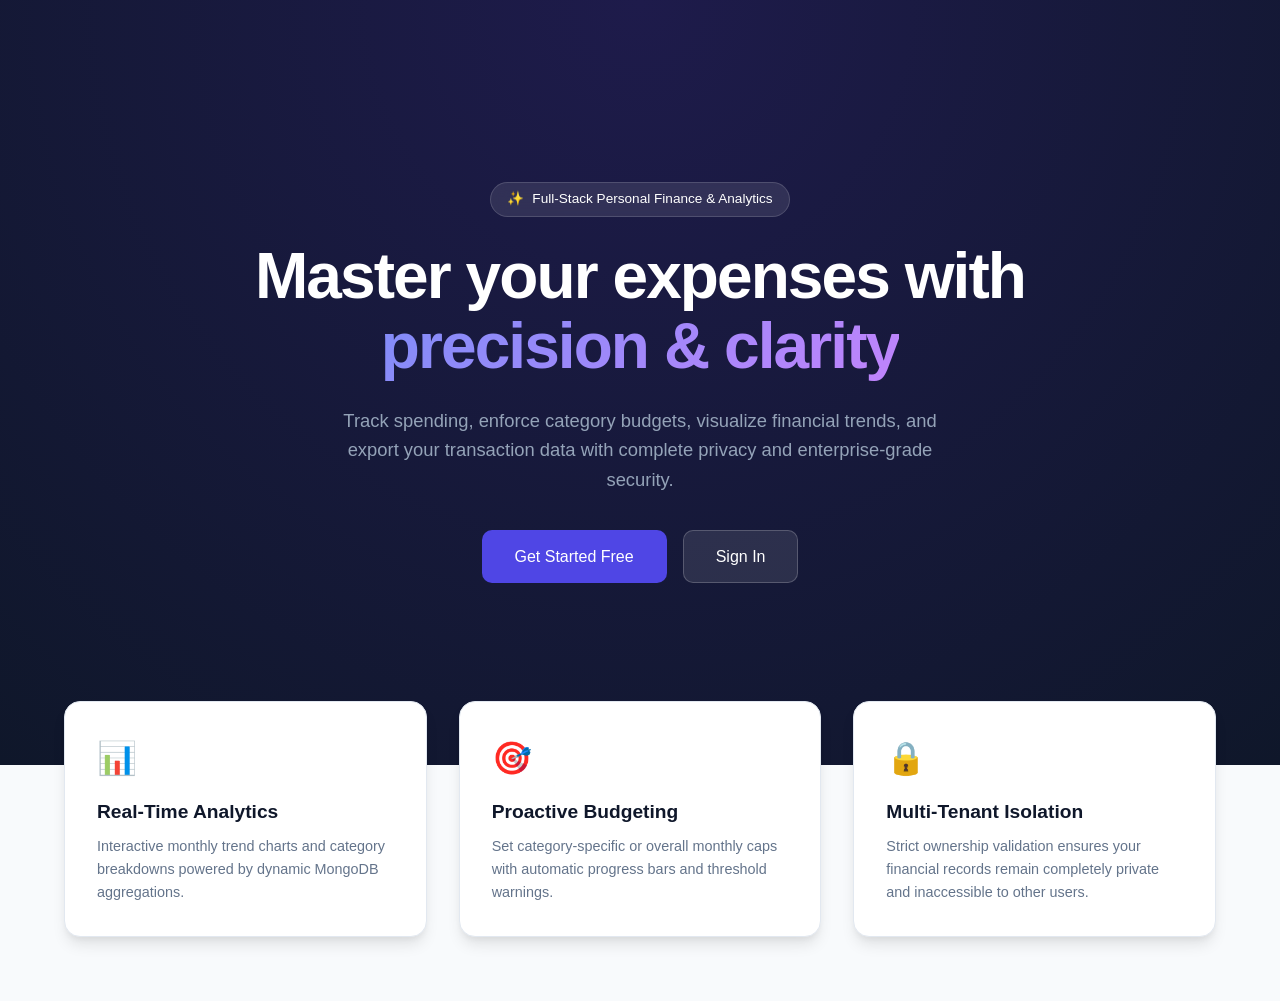
<file: frontend/index.html>
<!DOCTYPE html>
<html lang="en">
<head>
  <meta charset="UTF-8">
  <meta name="viewport" content="width=device-width, initial-scale=1.0">
  <title>Expense Tracker - Smart Personal Finance</title>
  <link rel="stylesheet" href="css/style.css">
  <style>
    .hero-section {
      min-height: 85vh;
      display: flex;
      flex-direction: column;
      align-items: center;
      justify-content: center;
      text-align: center;
      padding: 2rem;
      background: radial-gradient(circle at top, #1e1b4b 0%, #0f172a 100%);
      color: #fff;
    }
    .hero-badge {
      display: inline-flex;
      align-items: center;
      gap: 0.5rem;
      background: rgba(255, 255, 255, 0.1);
      backdrop-filter: blur(8px);
      padding: 0.4rem 1rem;
      border-radius: var(--radius-full);
      font-size: 0.85rem;
      margin-bottom: 1.5rem;
      border: 1px solid rgba(255, 255, 255, 0.15);
    }
    .hero-title {
      font-size: clamp(2.5rem, 5vw, 4rem);
      font-weight: 800;
      letter-spacing: -0.03em;
      line-height: 1.1;
      max-width: 800px;
      margin-bottom: 1.5rem;
    }
    .hero-title span {
      background: linear-gradient(135deg, #818cf8, #c084fc);
      -webkit-background-clip: text;
      -webkit-text-fill-color: transparent;
    }
    .hero-desc {
      font-size: 1.15rem;
      color: #94a3b8;
      max-width: 600px;
      margin-bottom: 2.25rem;
      line-height: 1.6;
    }
    .hero-cta {
      display: flex;
      gap: 1rem;
      flex-wrap: wrap;
      justify-content: center;
    }
    .features-grid {
      display: grid;
      grid-template-columns: repeat(auto-fit, minmax(280px, 1fr));
      gap: 2rem;
      max-width: 1200px;
      margin: -4rem auto 4rem;
      padding: 0 1.5rem;
      position: relative;
      z-index: 10;
    }
    .feature-card {
      background: #ffffff;
      padding: 2rem;
      border-radius: var(--radius-lg);
      box-shadow: var(--shadow-lg);
      border: 1px solid var(--border-color);
      transition: var(--transition);
    }
    .feature-card:hover {
      transform: translateY(-4px);
      box-shadow: var(--shadow-xl);
    }
    .feature-icon {
      font-size: 2rem;
      margin-bottom: 1rem;
    }
    .feature-title {
      font-size: 1.2rem;
      font-weight: 700;
      margin-bottom: 0.5rem;
      color: var(--text-main);
    }
    .feature-text {
      color: var(--text-muted);
      font-size: 0.9rem;
      line-height: 1.6;
    }
  </style>
</head>
<body>
  <!-- Hero Section -->
  <section class="hero-section">
    <div class="hero-badge">
      <span>✨</span> Full-Stack Personal Finance & Analytics
    </div>
    <h1 class="hero-title">
      Master your expenses with <span>precision & clarity</span>
    </h1>
    <p class="hero-desc">
      Track spending, enforce category budgets, visualize financial trends, and export your transaction data with complete privacy and enterprise-grade security.
    </p>
    <div class="hero-cta" id="ctaContainer">
      <a href="register.html" class="btn btn-primary" style="padding: 0.85rem 2rem; font-size: 1rem;">
        Get Started Free
      </a>
      <a href="login.html" class="btn btn-secondary" style="padding: 0.85rem 2rem; font-size: 1rem; background: rgba(255,255,255,0.1); color: #fff; border-color: rgba(255,255,255,0.2);">
        Sign In
      </a>
    </div>
  </section>

  <!-- Feature Cards -->
  <section class="features-grid">
    <div class="feature-card">
      <div class="feature-icon">📊</div>
      <h3 class="feature-title">Real-Time Analytics</h3>
      <p class="feature-text">Interactive monthly trend charts and category breakdowns powered by dynamic MongoDB aggregations.</p>
    </div>

    <div class="feature-card">
      <div class="feature-icon">🎯</div>
      <h3 class="feature-title">Proactive Budgeting</h3>
      <p class="feature-text">Set category-specific or overall monthly caps with automatic progress bars and threshold warnings.</p>
    </div>

    <div class="feature-card">
      <div class="feature-icon">🔒</div>
      <h3 class="feature-title">Multi-Tenant Isolation</h3>
      <p class="feature-text">Strict ownership validation ensures your financial records remain completely private and inaccessible to other users.</p>
    </div>
  </section>

  <script src="js/api.js"></script>
  <script src="js/auth.js"></script>
  <script>
    // If already logged in, show direct link to dashboard
    if (auth.isAuthenticated()) {
      const cta = document.getElementById('ctaContainer');
      if (cta) {
        cta.innerHTML = `
          <a href="dashboard.html" class="btn btn-primary" style="padding: 0.85rem 2.25rem; font-size: 1rem;">
            Go to Dashboard &rarr;
          </a>
        `;
      }
    }
  </script>
</body>
</html>
</file>
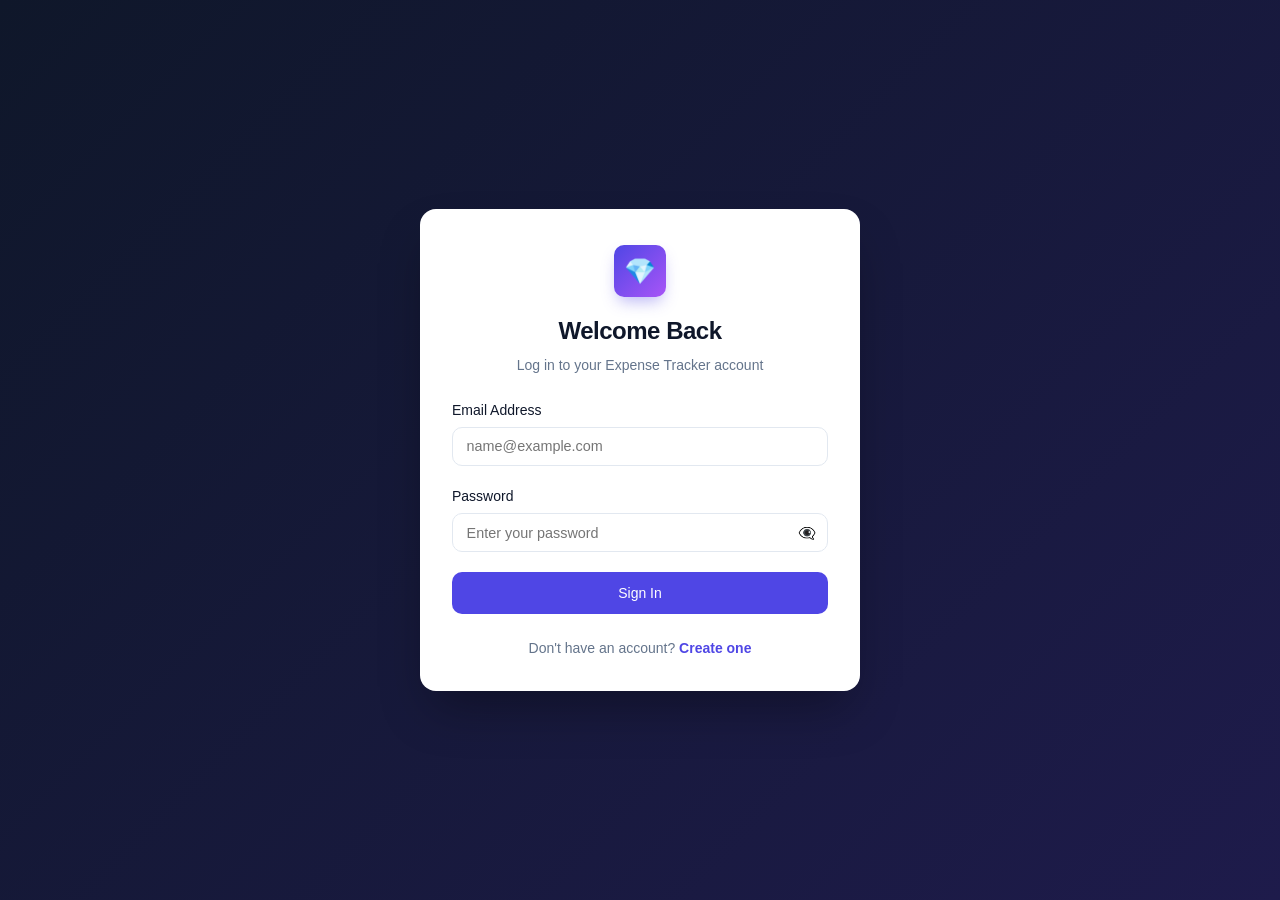
<file: frontend/budgets.html>
<!DOCTYPE html>
<html lang="en">
<head>
  <meta charset="UTF-8">
  <meta name="viewport" content="width=device-width, initial-scale=1.0">
  <title>Budgets - Expense Tracker</title>
  <link rel="stylesheet" href="css/style.css">
  <link rel="stylesheet" href="css/dashboard.css">
</head>
<body>
  <div class="app-container">
    <!-- Sidebar Navigation -->
    <aside class="sidebar">
      <div class="sidebar-header">
        <div class="logo-icon">💰</div>
        <div class="logo-text">ExpenseTracker</div>
      </div>

      <nav class="sidebar-nav">
        <a href="dashboard.html" class="nav-link">
          <span class="nav-icon">📊</span>
          <span>Dashboard</span>
        </a>
        <a href="expenses.html" class="nav-link">
          <span class="nav-icon">💳</span>
          <span>Expenses</span>
        </a>
        <a href="budgets.html" class="nav-link active">
          <span class="nav-icon">🎯</span>
          <span>Budgets</span>
        </a>
        <a href="profile.html" class="nav-link">
          <span class="nav-icon">👤</span>
          <span>Profile</span>
        </a>
      </nav>

      <div class="sidebar-footer">
        <div class="user-snippet">
          <div class="avatar-circle">U</div>
          <div class="user-info-text">
            <div class="user-info-name">Loading...</div>
            <div class="user-info-email">...</div>
          </div>
        </div>
        <button class="btn-logout-icon btn-logout-action" title="Sign Out">🚪</button>
      </div>
    </aside>

    <!-- Main Workspace -->
    <div class="main-wrapper">
      <header class="top-bar">
        <div style="display: flex; align-items: center; gap: 1rem;">
          <button class="mobile-menu-btn" title="Toggle Sidebar">☰</button>
          <div class="page-title">
            <h1>Budget Goals</h1>
            <p>Set spending targets, track progress, and avoid overspending</p>
          </div>
        </div>

        <div class="top-actions">
          <button class="btn btn-primary" onclick="openAddBudgetModal()">
            <span>+</span> Create Budget
          </button>
        </div>
      </header>

      <main class="content-body">
        <!-- Period Selector Toolbar -->
        <section class="card" style="margin-bottom: 2rem; padding: 1.25rem 1.5rem;">
          <div style="display: flex; align-items: center; justify-content: space-between; flex-wrap: wrap; gap: 1rem;">
            <div style="font-weight: 600; font-size: 1.05rem;">
              <span>Viewing Budgets For:</span>
            </div>
            <div style="display: flex; gap: 1rem; align-items: center;">
              <select id="selectPeriodMonth" class="form-select" style="width: 140px;">
                <option value="1">January</option>
                <option value="2">February</option>
                <option value="3">March</option>
                <option value="4">April</option>
                <option value="5">May</option>
                <option value="6">June</option>
                <option value="7">July</option>
                <option value="8">August</option>
                <option value="9">September</option>
                <option value="10">October</option>
                <option value="11">November</option>
                <option value="12">December</option>
              </select>

              <select id="selectPeriodYear" class="form-select" style="width: 110px;">
                <option value="2025">2025</option>
                <option value="2026">2026</option>
                <option value="2027">2027</option>
              </select>
            </div>
          </div>
        </section>

        <!-- Budgets Cards Grid -->
        <section id="budgetsCardsContainer" class="budgets-cards-grid">
          <!-- Dynamically Populated -->
        </section>
      </main>
    </div>
  </div>

  <!-- Create / Edit Budget Modal -->
  <div id="budgetModalBackdrop" class="modal-backdrop">
    <div class="modal-content">
      <div class="modal-header">
        <h3 id="budgetModalTitle" class="modal-title">Create Budget</h3>
        <button class="modal-close" onclick="closeBudgetModal()">&times;</button>
      </div>

      <form id="budgetForm">
        <div class="modal-body">
          <div class="form-group">
            <label class="form-label" for="budgetCategory">Target Category *</label>
            <select id="budgetCategory" class="form-select" required>
              <option value="All">Overall Monthly Budget (All Categories)</option>
              <option value="Food">Food</option>
              <option value="Transportation">Transportation</option>
              <option value="Housing">Housing</option>
              <option value="Utilities">Utilities</option>
              <option value="Entertainment">Entertainment</option>
              <option value="Healthcare">Healthcare</option>
              <option value="Shopping">Shopping</option>
              <option value="Personal">Personal</option>
              <option value="Other">Other</option>
            </select>
            <div style="font-size: 0.775rem; color: var(--text-light); margin-top: 0.35rem;">
              Choose 'Overall Monthly Budget' to cap total spending or select a specific category.
            </div>
          </div>

          <div class="form-row">
            <div class="form-group">
              <label class="form-label" for="budgetMonth">Month *</label>
              <select id="budgetMonth" class="form-select" required>
                <option value="1">1 - January</option>
                <option value="2">2 - February</option>
                <option value="3">3 - March</option>
                <option value="4">4 - April</option>
                <option value="5">5 - May</option>
                <option value="6">6 - June</option>
                <option value="7">7 - July</option>
                <option value="8">8 - August</option>
                <option value="9">9 - September</option>
                <option value="10">10 - October</option>
                <option value="11">11 - November</option>
                <option value="12">12 - December</option>
              </select>
            </div>

            <div class="form-group">
              <label class="form-label" for="budgetYear">Year *</label>
              <input
                type="number"
                id="budgetYear"
                class="form-input"
                min="2000"
                max="2100"
                required
              >
            </div>
          </div>

          <div class="form-group">
            <label class="form-label" for="budgetAmount">Monthly Limit (₹) *</label>
            <input
              type="number"
              id="budgetAmount"
              class="form-input"
              step="1"
              min="1"
              placeholder="e.g. 15000"
              required
            >
          </div>
        </div>

        <div class="modal-footer">
          <button type="button" class="btn btn-secondary" onclick="closeBudgetModal()">Cancel</button>
          <button type="submit" id="btnSaveBudget" class="btn btn-primary">Save Budget</button>
        </div>
      </form>
    </div>
  </div>

  <!-- Delete Budget Confirmation Modal -->
  <div id="deleteBudgetModalBackdrop" class="modal-backdrop">
    <div class="modal-content" style="max-width: 420px;">
      <div class="modal-header">
        <h3 class="modal-title" style="color: var(--danger);">Delete Budget</h3>
        <button class="modal-close" onclick="closeDeleteBudgetModal()">&times;</button>
      </div>
      <div class="modal-body">
        <p style="color: var(--text-muted); font-size: 0.95rem;">
          Are you sure you want to delete this budget goal? Your recorded expenses will not be affected.
        </p>
      </div>
      <div class="modal-footer">
        <button type="button" class="btn btn-secondary" onclick="closeDeleteBudgetModal()">Cancel</button>
        <button type="button" id="btnConfirmDeleteBudget" class="btn btn-danger">Delete</button>
      </div>
    </div>
  </div>

  <!-- App Scripts -->
  <script src="js/api.js"></script>
  <script src="js/auth.js"></script>
  <script src="js/budgets.js"></script>
</body>
</html>
</file>
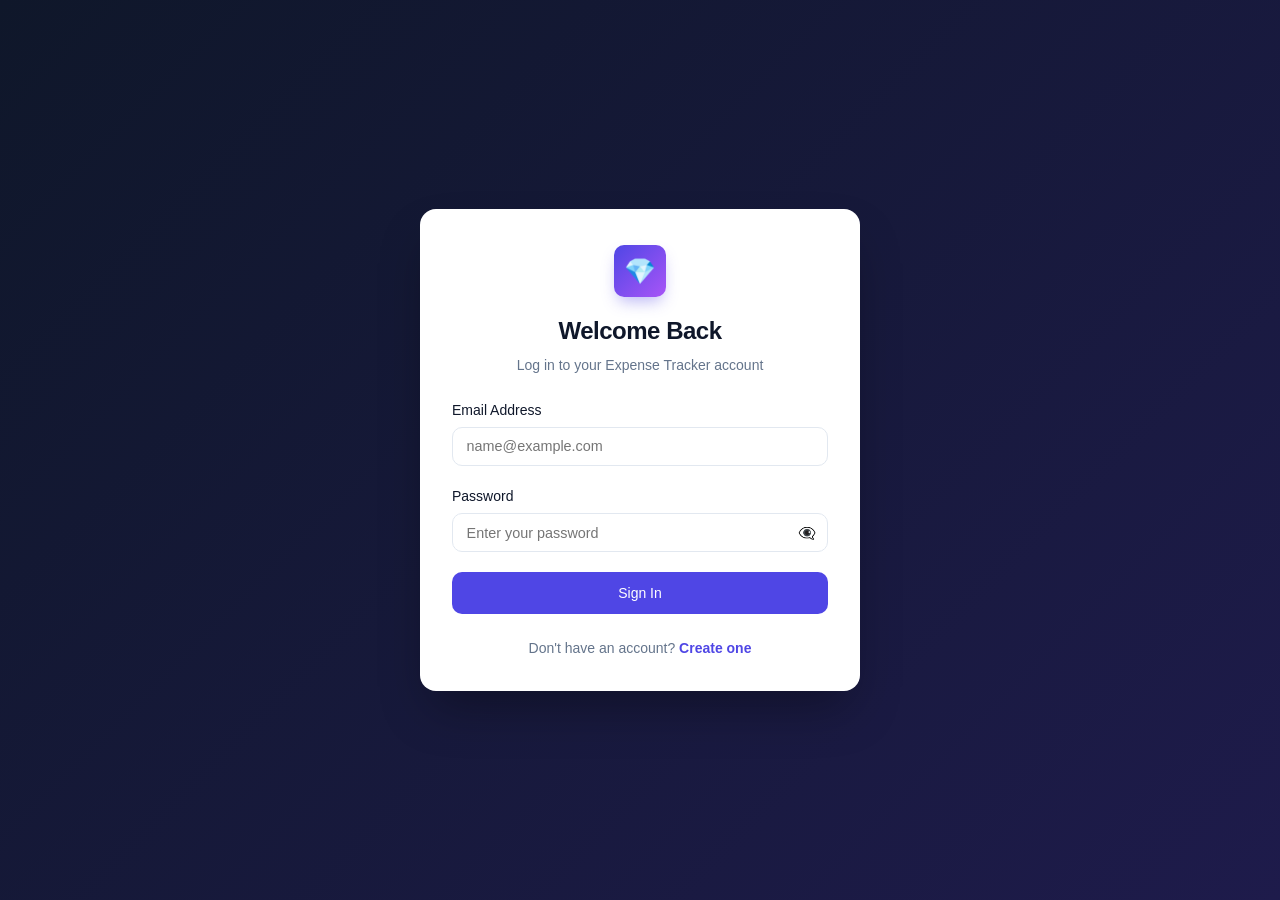
<file: frontend/expenses.html>
<!DOCTYPE html>
<html lang="en">
<head>
  <meta charset="UTF-8">
  <meta name="viewport" content="width=device-width, initial-scale=1.0">
  <title>Expenses - Expense Tracker</title>
  <link rel="stylesheet" href="css/style.css">
  <link rel="stylesheet" href="css/dashboard.css">
</head>
<body>
  <div class="app-container">
    <!-- Sidebar Navigation -->
    <aside class="sidebar">
      <div class="sidebar-header">
        <div class="logo-icon">💰</div>
        <div class="logo-text">ExpenseTracker</div>
      </div>

      <nav class="sidebar-nav">
        <a href="dashboard.html" class="nav-link">
          <span class="nav-icon">📊</span>
          <span>Dashboard</span>
        </a>
        <a href="expenses.html" class="nav-link active">
          <span class="nav-icon">💳</span>
          <span>Expenses</span>
        </a>
        <a href="budgets.html" class="nav-link">
          <span class="nav-icon">🎯</span>
          <span>Budgets</span>
        </a>
        <a href="profile.html" class="nav-link">
          <span class="nav-icon">👤</span>
          <span>Profile</span>
        </a>
      </nav>

      <div class="sidebar-footer">
        <div class="user-snippet">
          <div class="avatar-circle">U</div>
          <div class="user-info-text">
            <div class="user-info-name">Loading...</div>
            <div class="user-info-email">...</div>
          </div>
        </div>
        <button class="btn-logout-icon btn-logout-action" title="Sign Out">🚪</button>
      </div>
    </aside>

    <!-- Main Workspace -->
    <div class="main-wrapper">
      <header class="top-bar">
        <div style="display: flex; align-items: center; gap: 1rem;">
          <button class="mobile-menu-btn" title="Toggle Sidebar">☰</button>
          <div class="page-title">
            <h1>Expense Management</h1>
            <p>Filter, categorize, track, and export your personal transactions</p>
          </div>
        </div>

        <div class="top-actions">
          <button id="btnExportCsv" class="btn btn-secondary">
            <span>📥</span> Export CSV
          </button>
          <button class="btn btn-primary" onclick="openAddModal()">
            <span>+</span> Add Expense
          </button>
        </div>
      </header>

      <main class="content-body">
        <!-- Filter & Search Bar -->
        <section class="filter-bar">
          <div class="filter-grid">
            <div class="form-group" style="margin-bottom: 0;">
              <label class="form-label" for="filterSearch">Search</label>
              <input
                type="text"
                id="filterSearch"
                class="form-input"
                placeholder="Search description or notes..."
              >
            </div>

            <div class="form-group" style="margin-bottom: 0;">
              <label class="form-label" for="filterCategory">Category</label>
              <select id="filterCategory" class="form-select">
                <option value="">All Categories</option>
                <option value="Food">Food</option>
                <option value="Transportation">Transportation</option>
                <option value="Housing">Housing</option>
                <option value="Utilities">Utilities</option>
                <option value="Entertainment">Entertainment</option>
                <option value="Healthcare">Healthcare</option>
                <option value="Shopping">Shopping</option>
                <option value="Personal">Personal</option>
                <option value="Other">Other</option>
              </select>
            </div>

            <div class="form-group" style="margin-bottom: 0;">
              <label class="form-label" for="filterPaymentMethod">Payment</label>
              <select id="filterPaymentMethod" class="form-select">
                <option value="">All Methods</option>
                <option value="Cash">Cash</option>
                <option value="Credit Card">Credit Card</option>
                <option value="Debit Card">Debit Card</option>
                <option value="UPI">UPI</option>
                <option value="Net Banking">Net Banking</option>
                <option value="Other">Other</option>
              </select>
            </div>

            <div class="form-group" style="margin-bottom: 0;">
              <label class="form-label" for="filterStartDate">From</label>
              <input type="date" id="filterStartDate" class="form-input">
            </div>

            <div class="form-group" style="margin-bottom: 0;">
              <label class="form-label" for="filterEndDate">To</label>
              <input type="date" id="filterEndDate" class="form-input">
            </div>

            <div class="form-group" style="margin-bottom: 0;">
              <label class="form-label" for="filterSort">Sort By</label>
              <select id="filterSort" class="form-select">
                <option value="newest">Newest First</option>
                <option value="oldest">Oldest First</option>
                <option value="highest">Highest Amount</option>
                <option value="lowest">Lowest Amount</option>
              </select>
            </div>

            <div style="display: flex; gap: 0.5rem;">
              <button type="button" id="btnResetFilters" class="btn btn-secondary" title="Reset Filters">
                Reset
              </button>
            </div>
          </div>
        </section>

        <!-- Expenses Data Table -->
        <section class="card">
          <div class="table-responsive">
            <table class="data-table">
              <thead>
                <tr>
                  <th style="width: 120px;">Date</th>
                  <th style="width: 140px;">Category</th>
                  <th>Description</th>
                  <th style="width: 140px;">Payment</th>
                  <th style="width: 140px; text-align: right;">Amount</th>
                  <th style="width: 110px; text-align: right;">Actions</th>
                </tr>
              </thead>
              <tbody id="expensesTableBody">
                <!-- Dynamically Populated -->
              </tbody>
            </table>
          </div>

          <!-- Pagination Container -->
          <div class="pagination-container">
            <div id="paginationInfo" class="pagination-info">Showing entries...</div>
            <div class="pagination-buttons">
              <button id="btnPrevPage" class="btn btn-sm btn-secondary" disabled>&larr; Previous</button>
              <button id="btnNextPage" class="btn btn-sm btn-secondary" disabled>Next &rarr;</button>
            </div>
          </div>
        </section>
      </main>
    </div>
  </div>

  <!-- Add / Edit Expense Modal -->
  <div id="expenseModalBackdrop" class="modal-backdrop">
    <div class="modal-content">
      <div class="modal-header">
        <h3 id="expenseModalTitle" class="modal-title">Add Expense</h3>
        <button class="modal-close" onclick="closeExpenseModal()">&times;</button>
      </div>

      <form id="expenseForm">
        <div class="modal-body">
          <div class="form-row">
            <div class="form-group">
              <label class="form-label" for="expenseAmount">Amount (₹) *</label>
              <input
                type="number"
                id="expenseAmount"
                class="form-input"
                step="0.01"
                min="0.01"
                placeholder="0.00"
                required
              >
            </div>

            <div class="form-group">
              <label class="form-label" for="expenseCategory">Category *</label>
              <select id="expenseCategory" class="form-select" required>
                <option value="" disabled selected>Select category</option>
                <option value="Food">Food</option>
                <option value="Transportation">Transportation</option>
                <option value="Housing">Housing</option>
                <option value="Utilities">Utilities</option>
                <option value="Entertainment">Entertainment</option>
                <option value="Healthcare">Healthcare</option>
                <option value="Shopping">Shopping</option>
                <option value="Personal">Personal</option>
                <option value="Other">Other</option>
              </select>
            </div>
          </div>

          <div class="form-group">
            <label class="form-label" for="expenseDescription">Description *</label>
            <input
              type="text"
              id="expenseDescription"
              class="form-input"
              placeholder="e.g. Weekly grocery shopping"
              required
              maxlength="200"
            >
          </div>

          <div class="form-row">
            <div class="form-group">
              <label class="form-label" for="expensePaymentMethod">Payment Method *</label>
              <select id="expensePaymentMethod" class="form-select" required>
                <option value="Cash">Cash</option>
                <option value="Credit Card">Credit Card</option>
                <option value="Debit Card">Debit Card</option>
                <option value="UPI">UPI</option>
                <option value="Net Banking">Net Banking</option>
                <option value="Other">Other</option>
              </select>
            </div>

            <div class="form-group">
              <label class="form-label" for="expenseDate">Date *</label>
              <input type="date" id="expenseDate" class="form-input" required>
            </div>
          </div>

          <div class="form-group">
            <label class="form-label" for="expenseNotes">Notes (Optional)</label>
            <textarea
              id="expenseNotes"
              class="form-textarea"
              placeholder="Additional details, receipts, or comments..."
              maxlength="500"
            ></textarea>
          </div>
        </div>

        <div class="modal-footer">
          <button type="button" class="btn btn-secondary" onclick="closeExpenseModal()">Cancel</button>
          <button type="submit" id="btnSaveExpense" class="btn btn-primary">Save Expense</button>
        </div>
      </form>
    </div>
  </div>

  <!-- Delete Confirmation Modal -->
  <div id="deleteModalBackdrop" class="modal-backdrop">
    <div class="modal-content" style="max-width: 420px;">
      <div class="modal-header">
        <h3 class="modal-title" style="color: var(--danger);">Confirm Deletion</h3>
        <button class="modal-close" onclick="closeDeleteModal()">&times;</button>
      </div>
      <div class="modal-body">
        <p style="color: var(--text-muted); font-size: 0.95rem;">
          Are you sure you want to permanently delete this expense? This action cannot be undone.
        </p>
      </div>
      <div class="modal-footer">
        <button type="button" class="btn btn-secondary" onclick="closeDeleteModal()">Cancel</button>
        <button type="button" id="btnConfirmDelete" class="btn btn-danger">Delete</button>
      </div>
    </div>
  </div>

  <!-- App Scripts -->
  <script src="js/api.js"></script>
  <script src="js/auth.js"></script>
  <script src="js/expenses.js"></script>
</body>
</html>
</file>
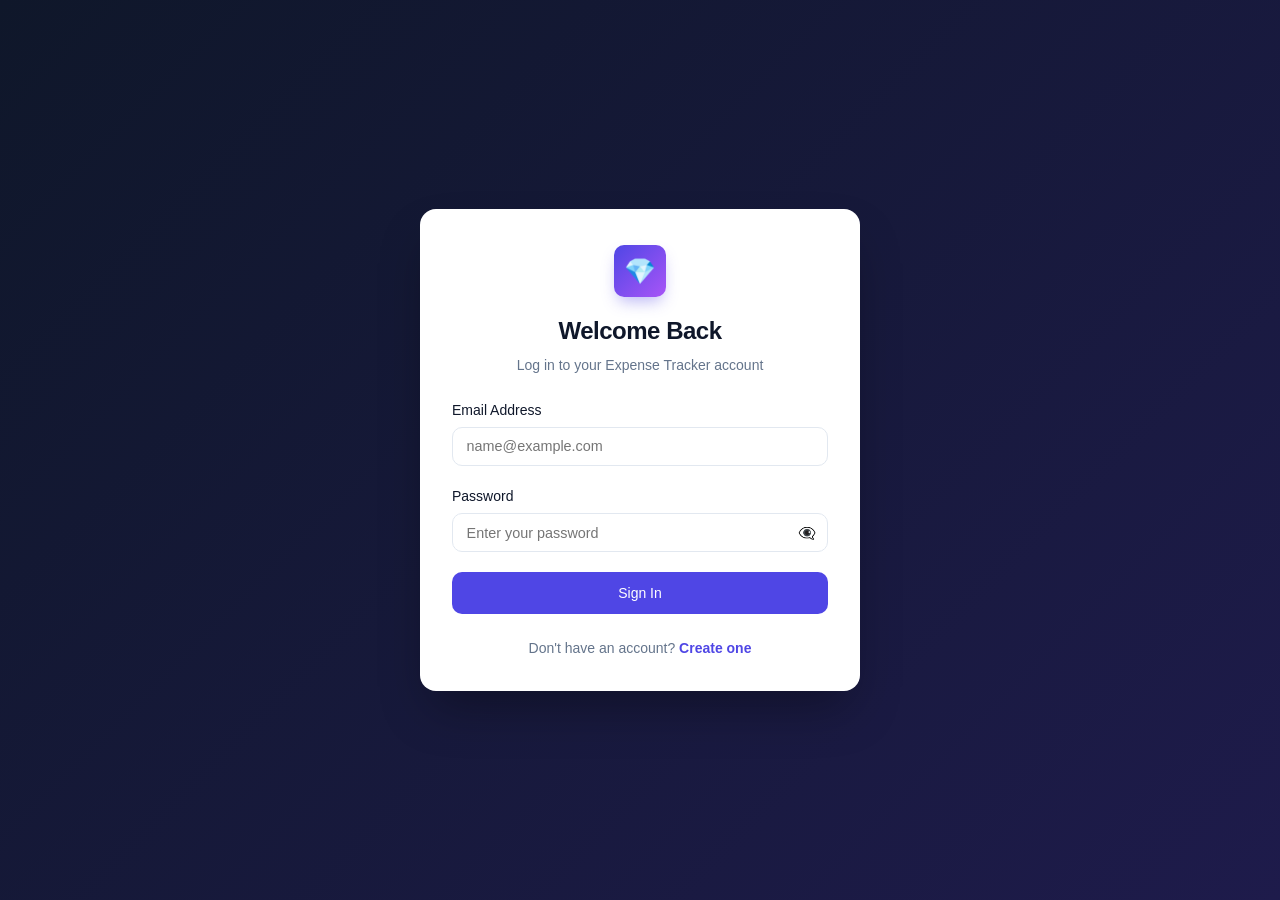
<file: frontend/login.html>
<!DOCTYPE html>
<html lang="en">
<head>
  <meta charset="UTF-8">
  <meta name="viewport" content="width=device-width, initial-scale=1.0">
  <title>Sign In - Expense Tracker</title>
  <link rel="stylesheet" href="css/style.css">
  <link rel="stylesheet" href="css/auth.css">
</head>
<body>
  <div class="auth-wrapper">
    <div class="auth-card">
      <div class="auth-header">
        <div class="auth-logo">💎</div>
        <h2 class="auth-title">Welcome Back</h2>
        <p class="auth-subtitle">Log in to your Expense Tracker account</p>
      </div>

      <div class="auth-body">
        <div id="loginAlert" class="alert-banner alert-danger"></div>

        <form id="loginForm">
          <div class="form-group">
            <label class="form-label" for="loginEmail">Email Address</label>
            <input
              type="email"
              id="loginEmail"
              class="form-input"
              placeholder="name@example.com"
              required
              autocomplete="email"
            >
          </div>

          <div class="form-group">
            <label class="form-label" for="loginPassword">Password</label>
            <div class="password-input-wrap">
              <input
                type="password"
                id="loginPassword"
                class="form-input"
                placeholder="Enter your password"
                required
                autocomplete="current-password"
              >
              <button type="button" class="toggle-password" title="Toggle password visibility">👁️‍🗨️</button>
            </div>
          </div>

          <button type="submit" id="btnLogin" class="btn btn-primary" style="width: 100%; padding: 0.75rem;">
            Sign In
          </button>
        </form>

        <p class="auth-footer-text">
          Don't have an account? <a href="register.html">Create one</a>
        </p>
      </div>
    </div>
  </div>

  <script src="js/api.js"></script>
  <script src="js/auth.js"></script>
  <script>
    document.addEventListener('DOMContentLoaded', () => {
      // Redirect if already authenticated
      auth.redirectIfAuthenticated();

      const urlParams = new URLSearchParams(window.location.search);
      const alertBox = document.getElementById('loginAlert');

      if (urlParams.get('registered') === 'true') {
        alertBox.className = 'alert-banner alert-success active';
        alertBox.textContent = 'Account created successfully! Please log in.';
      } else if (urlParams.get('expired') === 'true') {
        alertBox.className = 'alert-banner alert-danger active';
        alertBox.textContent = 'Session expired. Please log in again to continue.';
      } else if (urlParams.get('logout') === 'true') {
        alertBox.className = 'alert-banner alert-success active';
        alertBox.textContent = 'You have logged out successfully.';
      }

      const form = document.getElementById('loginForm');
      const btn = document.getElementById('btnLogin');

      form.addEventListener('submit', async (e) => {
        e.preventDefault();
        alertBox.classList.remove('active');
        btn.disabled = true;
        btn.innerHTML = '<span class="spinner"></span> Signing in...';

        const email = document.getElementById('loginEmail').value.trim();
        const password = document.getElementById('loginPassword').value;

        try {
          const res = await api.post('/auth/login', { email, password });
          auth.setSession(res.data.token, res.data.user);
          window.location.href = 'dashboard.html';
        } catch (err) {
          alertBox.className = 'alert-banner alert-danger active';
          alertBox.textContent = err.message || 'Invalid email or password.';
          btn.disabled = false;
          btn.textContent = 'Sign In';
        }
      });
    });
  </script>
</body>
</html>
</file>
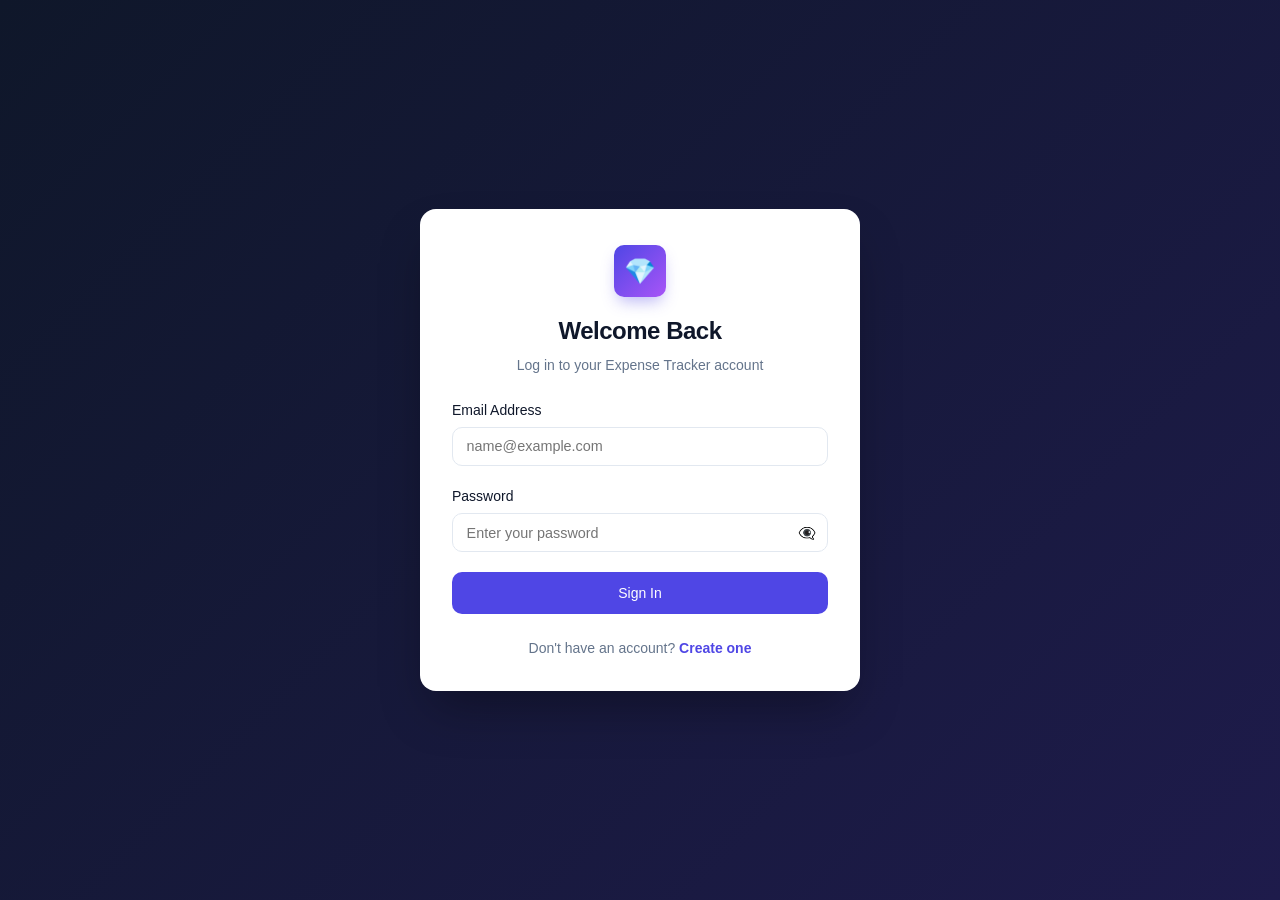
<file: frontend/profile.html>
<!DOCTYPE html>
<html lang="en">
<head>
  <meta charset="UTF-8">
  <meta name="viewport" content="width=device-width, initial-scale=1.0">
  <title>User Profile - Expense Tracker</title>
  <link rel="stylesheet" href="css/style.css">
  <link rel="stylesheet" href="css/dashboard.css">
  <style>
    .profile-layout {
      display: grid;
      grid-template-columns: 320px 1fr;
      gap: 2rem;
    }
    @media (max-width: 900px) {
      .profile-layout {
        grid-template-columns: 1fr;
      }
    }
    .profile-card {
      text-align: center;
      padding: 2.5rem 1.5rem;
    }
    .profile-large-avatar {
      width: 80px;
      height: 80px;
      border-radius: 50%;
      background: linear-gradient(135deg, var(--primary), #a855f7);
      color: #fff;
      font-size: 2.25rem;
      font-weight: 700;
      display: flex;
      align-items: center;
      justify-content: center;
      margin: 0 auto 1.25rem;
      box-shadow: 0 10px 20px -5px rgba(79, 70, 229, 0.4);
    }
  </style>
</head>
<body>
  <div class="app-container">
    <!-- Sidebar Navigation -->
    <aside class="sidebar">
      <div class="sidebar-header">
        <div class="logo-icon">💰</div>
        <div class="logo-text">ExpenseTracker</div>
      </div>

      <nav class="sidebar-nav">
        <a href="dashboard.html" class="nav-link">
          <span class="nav-icon">📊</span>
          <span>Dashboard</span>
        </a>
        <a href="expenses.html" class="nav-link">
          <span class="nav-icon">💳</span>
          <span>Expenses</span>
        </a>
        <a href="budgets.html" class="nav-link">
          <span class="nav-icon">🎯</span>
          <span>Budgets</span>
        </a>
        <a href="profile.html" class="nav-link active">
          <span class="nav-icon">👤</span>
          <span>Profile</span>
        </a>
      </nav>

      <div class="sidebar-footer">
        <div class="user-snippet">
          <div class="avatar-circle">U</div>
          <div class="user-info-text">
            <div class="user-info-name">Loading...</div>
            <div class="user-info-email">...</div>
          </div>
        </div>
        <button class="btn-logout-icon btn-logout-action" title="Sign Out">🚪</button>
      </div>
    </aside>

    <!-- Main Workspace -->
    <div class="main-wrapper">
      <header class="top-bar">
        <div style="display: flex; align-items: center; gap: 1rem;">
          <button class="mobile-menu-btn" title="Toggle Sidebar">☰</button>
          <div class="page-title">
            <h1>Account Settings</h1>
            <p>Manage your account profile and security credentials</p>
          </div>
        </div>
      </header>

      <main class="content-body">
        <div class="profile-layout">
          <!-- User Summary Card -->
          <div class="card profile-card">
            <div class="profile-large-avatar avatar-circle">U</div>
            <h2 id="profileCardName" style="font-size: 1.3rem; font-weight: 700; color: var(--text-main);">...</h2>
            <p id="profileCardEmail" style="color: var(--text-muted); font-size: 0.9rem; margin-top: 0.25rem;">...</p>
            <div id="profileCreatedAt" style="margin-top: 1.5rem; font-size: 0.8rem; color: var(--text-light); border-top: 1px solid var(--border-color); padding-top: 1rem;">
              Member since ...
            </div>
          </div>

          <!-- Forms Section -->
          <div style="display: flex; flex-direction: column; gap: 2rem;">
            <!-- Profile Details Form -->
            <div class="card">
              <div class="card-header">
                <h3 class="card-title">Personal Information</h3>
              </div>
              <form id="profileForm">
                <div class="form-group">
                  <label class="form-label" for="profileName">Full Name</label>
                  <input
                    type="text"
                    id="profileName"
                    class="form-input"
                    required
                    minlength="2"
                    maxlength="50"
                  >
                </div>

                <div class="form-group">
                  <label class="form-label" for="profileEmail">Email Address</label>
                  <input
                    type="email"
                    id="profileEmail"
                    class="form-input"
                    disabled
                    style="background-color: var(--bg-main); cursor: not-allowed;"
                  >
                  <div style="font-size: 0.75rem; color: var(--text-light); margin-top: 0.35rem;">
                    Email address is tied to your login identity and cannot be changed.
                  </div>
                </div>

                <div style="display: flex; justify-content: flex-end;">
                  <button type="submit" id="btnSaveProfile" class="btn btn-primary">
                    Save Changes
                  </button>
                </div>
              </form>
            </div>

            <!-- Password Change Form -->
            <div class="card">
              <div class="card-header">
                <h3 class="card-title">Security & Password</h3>
              </div>
              <form id="passwordForm">
                <div class="form-group">
                  <label class="form-label" for="currentPassword">Current Password</label>
                  <input
                    type="password"
                    id="currentPassword"
                    class="form-input"
                    required
                    placeholder="Enter current password"
                    autocomplete="current-password"
                  >
                </div>

                <div class="form-row">
                  <div class="form-group">
                    <label class="form-label" for="newPassword">New Password</label>
                    <input
                      type="password"
                      id="newPassword"
                      class="form-input"
                      required
                      minlength="6"
                      placeholder="Minimum 6 characters"
                      autocomplete="new-password"
                    >
                  </div>

                  <div class="form-group">
                    <label class="form-label" for="confirmPassword">Confirm New Password</label>
                    <input
                      type="password"
                      id="confirmPassword"
                      class="form-input"
                      required
                      minlength="6"
                      placeholder="Re-enter new password"
                      autocomplete="new-password"
                    >
                  </div>
                </div>

                <div style="display: flex; justify-content: flex-end;">
                  <button type="submit" id="btnChangePassword" class="btn btn-secondary">
                    Update Password
                  </button>
                </div>
              </form>
            </div>
          </div>
        </div>
      </main>
    </div>
  </div>

  <!-- App Scripts -->
  <script src="js/api.js"></script>
  <script src="js/auth.js"></script>
  <script src="js/profile.js"></script>
</body>
</html>
</file>
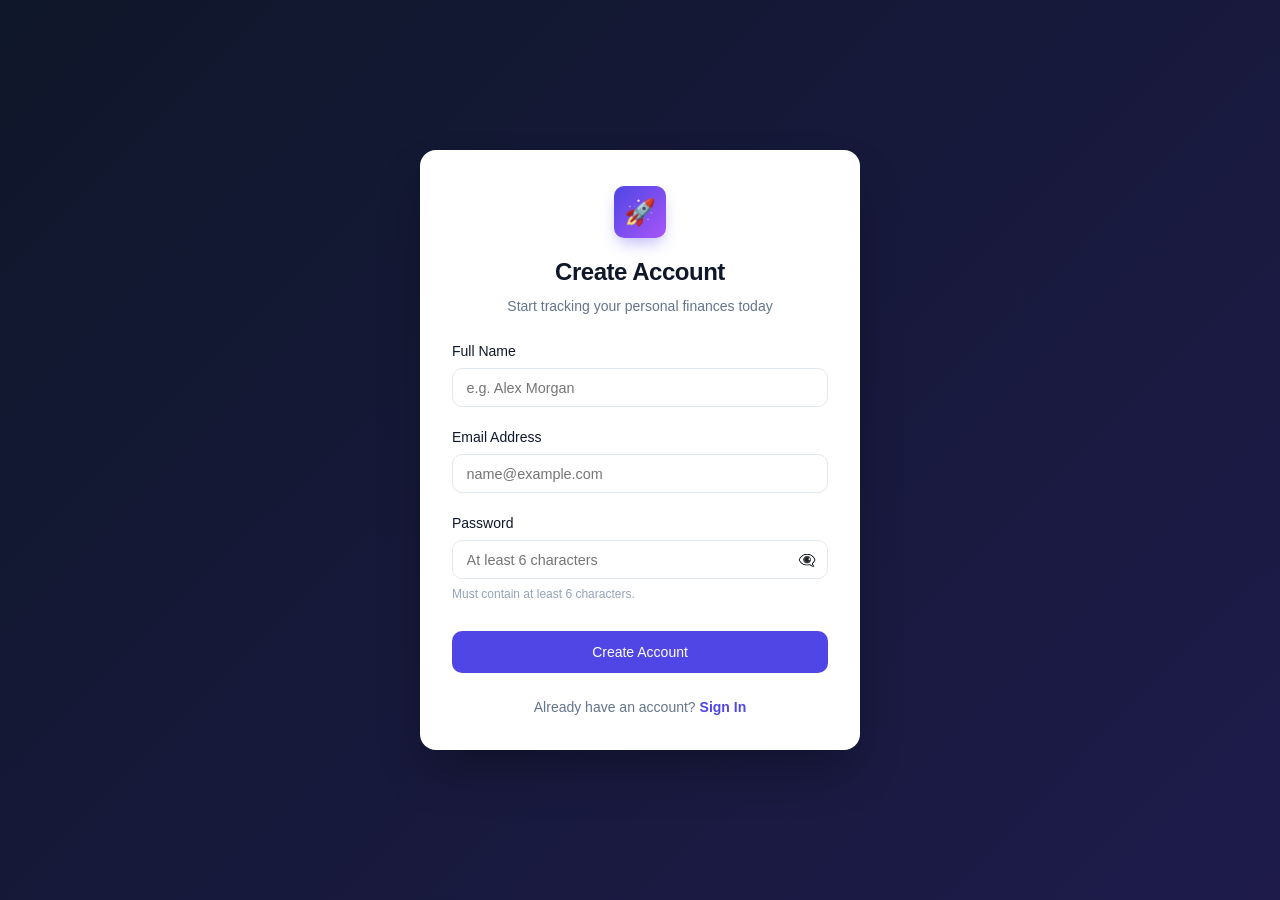
<file: frontend/register.html>
<!DOCTYPE html>
<html lang="en">
<head>
  <meta charset="UTF-8">
  <meta name="viewport" content="width=device-width, initial-scale=1.0">
  <title>Create Account - Expense Tracker</title>
  <link rel="stylesheet" href="css/style.css">
  <link rel="stylesheet" href="css/auth.css">
</head>
<body>
  <div class="auth-wrapper">
    <div class="auth-card">
      <div class="auth-header">
        <div class="auth-logo">🚀</div>
        <h2 class="auth-title">Create Account</h2>
        <p class="auth-subtitle">Start tracking your personal finances today</p>
      </div>

      <div class="auth-body">
        <div id="registerAlert" class="alert-banner alert-danger"></div>

        <form id="registerForm">
          <div class="form-group">
            <label class="form-label" for="regName">Full Name</label>
            <input
              type="text"
              id="regName"
              class="form-input"
              placeholder="e.g. Alex Morgan"
              required
              minlength="2"
              maxlength="50"
              autocomplete="name"
            >
          </div>

          <div class="form-group">
            <label class="form-label" for="regEmail">Email Address</label>
            <input
              type="email"
              id="regEmail"
              class="form-input"
              placeholder="name@example.com"
              required
              autocomplete="email"
            >
          </div>

          <div class="form-group">
            <label class="form-label" for="regPassword">Password</label>
            <div class="password-input-wrap">
              <input
                type="password"
                id="regPassword"
                class="form-input"
                placeholder="At least 6 characters"
                required
                minlength="6"
                autocomplete="new-password"
              >
              <button type="button" class="toggle-password" title="Toggle password visibility">👁️‍🗨️</button>
            </div>
            <div style="font-size: 0.75rem; color: var(--text-light); margin-top: 0.35rem;">
              Must contain at least 6 characters.
            </div>
          </div>

          <button type="submit" id="btnRegister" class="btn btn-primary" style="width: 100%; padding: 0.75rem; margin-top: 0.5rem;">
            Create Account
          </button>
        </form>

        <p class="auth-footer-text">
          Already have an account? <a href="login.html">Sign In</a>
        </p>
      </div>
    </div>
  </div>

  <script src="js/api.js"></script>
  <script src="js/auth.js"></script>
  <script>
    document.addEventListener('DOMContentLoaded', () => {
      auth.redirectIfAuthenticated();

      const form = document.getElementById('registerForm');
      const btn = document.getElementById('btnRegister');
      const alertBox = document.getElementById('registerAlert');

      form.addEventListener('submit', async (e) => {
        e.preventDefault();
        alertBox.classList.remove('active');

        const name = document.getElementById('regName').value.trim();
        const email = document.getElementById('regEmail').value.trim();
        const password = document.getElementById('regPassword').value;

        if (password.length < 6) {
          alertBox.className = 'alert-banner alert-danger active';
          alertBox.textContent = 'Password must be at least 6 characters long.';
          return;
        }

        btn.disabled = true;
        btn.innerHTML = '<span class="spinner"></span> Creating Account...';

        try {
          const res = await api.post('/auth/register', { name, email, password });
          auth.setSession(res.data.token, res.data.user);
          window.location.href = 'dashboard.html';
        } catch (err) {
          alertBox.className = 'alert-banner alert-danger active';
          alertBox.textContent = err.message || 'Registration failed.';
          btn.disabled = false;
          btn.textContent = 'Create Account';
        }
      });
    });
  </script>
</body>
</html>
</file>
<file: frontend/css/style.css>
/* ==========================================================================
   Expense Tracker - Base Design System & Common Components
   ========================================================================== */

:root {
  /* Color Palette - Modern Indigo & Slate */
  --primary: #4f46e5;
  --primary-hover: #4338ca;
  --primary-light: #eef2ff;
  --primary-text: #3730a3;

  --secondary: #64748b;
  --secondary-hover: #475569;
  --secondary-light: #f1f5f9;

  --success: #10b981;
  --success-light: #ecfdf5;
  --success-text: #065f46;

  --warning: #f59e0b;
  --warning-light: #fffbeb;
  --warning-text: #92400e;

  --danger: #ef4444;
  --danger-hover: #dc2626;
  --danger-light: #fef2f2;
  --danger-text: #991b1b;

  --bg-main: #f8fafc;
  --bg-card: #ffffff;
  --bg-sidebar: #0f172a;
  --bg-sidebar-hover: #1e293b;
  --bg-sidebar-active: #334155;

  --text-main: #0f172a;
  --text-muted: #64748b;
  --text-light: #94a3b8;
  --text-inverse: #ffffff;

  --border-color: #e2e8f0;
  --border-focus: #818cf8;

  /* Typography */
  --font-sans: -apple-system, BlinkMacSystemFont, "Segoe UI", Roboto, "Helvetica Neue", Arial, sans-serif;
  --font-mono: ui-monospace, SFMono-Regular, Menlo, Monaco, Consolas, monospace;

  /* Elevation / Shadows */
  --shadow-sm: 0 1px 2px 0 rgba(0, 0, 0, 0.05);
  --shadow-md: 0 4px 6px -1px rgba(0, 0, 0, 0.1), 0 2px 4px -1px rgba(0, 0, 0, 0.06);
  --shadow-lg: 0 10px 15px -3px rgba(0, 0, 0, 0.1), 0 4px 6px -2px rgba(0, 0, 0, 0.05);
  --shadow-xl: 0 20px 25px -5px rgba(0, 0, 0, 0.1), 0 10px 10px -5px rgba(0, 0, 0, 0.04);

  /* Radius */
  --radius-sm: 6px;
  --radius-md: 10px;
  --radius-lg: 16px;
  --radius-full: 9999px;

  /* Transitions */
  --transition: all 0.2s cubic-bezier(0.4, 0, 0.2, 1);
}

/* Global Reset */
*, *::before, *::after {
  box-sizing: border-box;
  margin: 0;
  padding: 0;
}

body {
  font-family: var(--font-sans);
  background-color: var(--bg-main);
  color: var(--text-main);
  line-height: 1.5;
  -webkit-font-smoothing: antialiased;
  min-height: 100vh;
}

a {
  color: var(--primary);
  text-decoration: none;
  transition: var(--transition);
}

a:hover {
  color: var(--primary-hover);
}

/* App Layout Grid */
.app-container {
  display: flex;
  min-height: 100vh;
}

/* Sidebar */
.sidebar {
  width: 260px;
  background-color: var(--bg-sidebar);
  color: var(--text-inverse);
  display: flex;
  flex-direction: column;
  flex-shrink: 0;
  transition: var(--transition);
  z-index: 100;
}

.sidebar-header {
  padding: 1.5rem;
  display: flex;
  align-items: center;
  gap: 0.75rem;
  border-bottom: 1px solid rgba(255, 255, 255, 0.08);
}

.logo-icon {
  width: 38px;
  height: 38px;
  background: linear-gradient(135deg, var(--primary), #a855f7);
  border-radius: var(--radius-md);
  display: flex;
  align-items: center;
  justify-content: center;
  font-size: 1.25rem;
  color: #fff;
  font-weight: 700;
}

.logo-text {
  font-size: 1.15rem;
  font-weight: 700;
  letter-spacing: -0.02em;
  color: #fff;
}

.sidebar-nav {
  padding: 1.25rem 0.75rem;
  flex: 1;
  display: flex;
  flex-direction: column;
  gap: 0.4rem;
}

.nav-link {
  display: flex;
  align-items: center;
  gap: 0.85rem;
  padding: 0.75rem 1rem;
  border-radius: var(--radius-md);
  color: var(--text-light);
  font-size: 0.925rem;
  font-weight: 500;
  transition: var(--transition);
}

.nav-link:hover {
  background-color: var(--bg-sidebar-hover);
  color: #fff;
}

.nav-link.active {
  background-color: var(--primary);
  color: #fff;
}

.nav-icon {
  font-size: 1.1rem;
  width: 20px;
  text-align: center;
}

.sidebar-footer {
  padding: 1.25rem;
  border-top: 1px solid rgba(255, 255, 255, 0.08);
  display: flex;
  align-items: center;
  justify-content: space-between;
}

.user-snippet {
  display: flex;
  align-items: center;
  gap: 0.75rem;
  overflow: hidden;
}

.avatar-circle {
  width: 36px;
  height: 36px;
  border-radius: 50%;
  background-color: var(--primary);
  color: #fff;
  font-weight: 600;
  display: flex;
  align-items: center;
  justify-content: center;
  font-size: 0.95rem;
  flex-shrink: 0;
}

.user-info-text {
  overflow: hidden;
}

.user-info-name {
  font-size: 0.875rem;
  font-weight: 600;
  color: #fff;
  white-space: nowrap;
  text-overflow: ellipsis;
  overflow: hidden;
}

.user-info-email {
  font-size: 0.75rem;
  color: var(--text-light);
  white-space: nowrap;
  text-overflow: ellipsis;
  overflow: hidden;
}

.btn-logout-icon {
  background: none;
  border: none;
  color: var(--text-light);
  cursor: pointer;
  padding: 0.5rem;
  border-radius: var(--radius-sm);
  transition: var(--transition);
}

.btn-logout-icon:hover {
  color: var(--danger);
  background-color: var(--bg-sidebar-hover);
}

/* Main Content Area */
.main-wrapper {
  flex: 1;
  display: flex;
  flex-direction: column;
  min-width: 0;
  overflow-x: hidden;
}

.top-bar {
  height: 68px;
  background-color: var(--bg-card);
  border-bottom: 1px solid var(--border-color);
  padding: 0 2rem;
  display: flex;
  align-items: center;
  justify-content: space-between;
}

.page-title h1 {
  font-size: 1.35rem;
  font-weight: 700;
  color: var(--text-main);
}

.page-title p {
  font-size: 0.85rem;
  color: var(--text-muted);
}

.mobile-menu-btn {
  display: none;
  background: none;
  border: none;
  font-size: 1.5rem;
  color: var(--text-main);
  cursor: pointer;
}

.top-actions {
  display: flex;
  align-items: center;
  gap: 1rem;
}

.content-body {
  padding: 2rem;
  flex: 1;
  max-width: 1400px;
  width: 100%;
  margin: 0 auto;
}

/* Cards */
.card {
  background-color: var(--bg-card);
  border-radius: var(--radius-lg);
  border: 1px solid var(--border-color);
  box-shadow: var(--shadow-sm);
  padding: 1.5rem;
}

.card-header {
  display: flex;
  align-items: center;
  justify-content: space-between;
  margin-bottom: 1.25rem;
}

.card-title {
  font-size: 1.1rem;
  font-weight: 600;
  color: var(--text-main);
}

/* Buttons */
.btn {
  display: inline-flex;
  align-items: center;
  justify-content: center;
  gap: 0.5rem;
  padding: 0.625rem 1.25rem;
  font-size: 0.875rem;
  font-weight: 500;
  border-radius: var(--radius-md);
  border: 1px solid transparent;
  cursor: pointer;
  transition: var(--transition);
  text-decoration: none;
}

.btn:disabled {
  opacity: 0.6;
  cursor: not-allowed;
}

.btn-primary {
  background-color: var(--primary);
  color: #fff;
}
.btn-primary:hover:not(:disabled) {
  background-color: var(--primary-hover);
  color: #fff;
}

.btn-secondary {
  background-color: var(--secondary-light);
  color: var(--secondary);
  border-color: var(--border-color);
}
.btn-secondary:hover:not(:disabled) {
  background-color: #e2e8f0;
  color: var(--text-main);
}

.btn-danger {
  background-color: var(--danger);
  color: #fff;
}
.btn-danger:hover:not(:disabled) {
  background-color: var(--danger-hover);
}

.btn-outline-danger {
  background-color: transparent;
  color: var(--danger);
  border-color: var(--danger);
}
.btn-outline-danger:hover:not(:disabled) {
  background-color: var(--danger-light);
}

.btn-sm {
  padding: 0.4rem 0.75rem;
  font-size: 0.8rem;
  border-radius: var(--radius-sm);
}

/* Form Controls */
.form-group {
  margin-bottom: 1.25rem;
}

.form-label {
  display: block;
  font-size: 0.875rem;
  font-weight: 500;
  color: var(--text-main);
  margin-bottom: 0.4rem;
}

.form-input, .form-select, .form-textarea {
  width: 100%;
  padding: 0.65rem 0.85rem;
  font-size: 0.9rem;
  font-family: inherit;
  color: var(--text-main);
  background-color: #fff;
  border: 1px solid var(--border-color);
  border-radius: var(--radius-md);
  transition: var(--transition);
  outline: none;
}

.form-input:focus, .form-select:focus, .form-textarea:focus {
  border-color: var(--primary);
  box-shadow: 0 0 0 3px rgba(79, 70, 229, 0.15);
}

.form-textarea {
  resize: vertical;
  min-height: 80px;
}

.form-row {
  display: grid;
  grid-template-columns: repeat(auto-fit, minmax(200px, 1fr));
  gap: 1rem;
}

.form-error {
  color: var(--danger);
  font-size: 0.8rem;
  margin-top: 0.3rem;
}

/* Tables */
.table-responsive {
  width: 100%;
  overflow-x: auto;
}

.data-table {
  width: 100%;
  border-collapse: collapse;
  text-align: left;
}

.data-table th {
  background-color: #f8fafc;
  padding: 0.75rem 1rem;
  font-size: 0.775rem;
  text-transform: uppercase;
  letter-spacing: 0.05em;
  font-weight: 600;
  color: var(--text-muted);
  border-bottom: 1px solid var(--border-color);
}

.data-table td {
  padding: 1rem;
  font-size: 0.875rem;
  color: var(--text-main);
  border-bottom: 1px solid var(--border-color);
  vertical-align: middle;
}

.data-table tbody tr {
  transition: var(--transition);
}

.data-table tbody tr:hover {
  background-color: #f8fafc;
}

/* Badges */
.badge {
  display: inline-flex;
  align-items: center;
  padding: 0.25rem 0.65rem;
  font-size: 0.75rem;
  font-weight: 600;
  border-radius: var(--radius-full);
}

.badge-Food { background-color: #fee2e2; color: #991b1b; }
.badge-Transportation { background-color: #e0e7ff; color: #3730a3; }
.badge-Housing { background-color: #fef3c7; color: #92400e; }
.badge-Utilities { background-color: #e0f2fe; color: #075985; }
.badge-Entertainment { background-color: #f3e8ff; color: #6b21a8; }
.badge-Healthcare { background-color: #dcfce7; color: #166534; }
.badge-Shopping { background-color: #fce7f3; color: #9d174d; }
.badge-Personal { background-color: #ffedd5; color: #9a3412; }
.badge-Other { background-color: #f1f5f9; color: #475569; }

.badge-normal { background-color: var(--success-light); color: var(--success-text); }
.badge-warning { background-color: var(--warning-light); color: var(--warning-text); }
.badge-exceeded { background-color: var(--danger-light); color: var(--danger-text); }

/* Modals */
.modal-backdrop {
  position: fixed;
  top: 0;
  left: 0;
  width: 100vw;
  height: 100vh;
  background-color: rgba(15, 23, 42, 0.6);
  backdrop-filter: blur(4px);
  display: flex;
  align-items: center;
  justify-content: center;
  z-index: 1000;
  opacity: 0;
  visibility: hidden;
  transition: opacity 0.25s ease, visibility 0.25s ease;
  padding: 1rem;
}

.modal-backdrop.active {
  opacity: 1;
  visibility: visible;
}

.modal-content {
  background-color: var(--bg-card);
  border-radius: var(--radius-lg);
  box-shadow: var(--shadow-xl);
  width: 100%;
  max-width: 520px;
  max-height: 90vh;
  overflow-y: auto;
  transform: translateY(20px);
  transition: transform 0.25s ease;
}

.modal-backdrop.active .modal-content {
  transform: translateY(0);
}

.modal-header {
  padding: 1.25rem 1.5rem;
  border-bottom: 1px solid var(--border-color);
  display: flex;
  align-items: center;
  justify-content: space-between;
}

.modal-title {
  font-size: 1.15rem;
  font-weight: 600;
}

.modal-close {
  background: none;
  border: none;
  font-size: 1.25rem;
  color: var(--text-muted);
  cursor: pointer;
  padding: 0.25rem;
  border-radius: var(--radius-sm);
  transition: var(--transition);
}

.modal-close:hover {
  color: var(--text-main);
  background-color: #f1f5f9;
}

.modal-body {
  padding: 1.5rem;
}

.modal-footer {
  padding: 1rem 1.5rem;
  border-top: 1px solid var(--border-color);
  display: flex;
  align-items: center;
  justify-content: flex-end;
  gap: 0.75rem;
}

/* Toast Notification Container */
.toast-container {
  position: fixed;
  bottom: 1.5rem;
  right: 1.5rem;
  display: flex;
  flex-direction: column;
  gap: 0.75rem;
  z-index: 2000;
}

.toast {
  background-color: #fff;
  border-radius: var(--radius-md);
  padding: 1rem 1.25rem;
  box-shadow: var(--shadow-lg);
  border-left: 4px solid var(--primary);
  display: flex;
  align-items: center;
  gap: 0.75rem;
  min-width: 280px;
  max-width: 400px;
  animation: slideInRight 0.3s ease;
  font-size: 0.9rem;
}

.toast.toast-success { border-left-color: var(--success); }
.toast.toast-error { border-left-color: var(--danger); }
.toast.toast-warning { border-left-color: var(--warning); }

@keyframes slideInRight {
  from {
    transform: translateX(100%);
    opacity: 0;
  }
  to {
    transform: translateX(0);
    opacity: 1;
  }
}

/* Empty State */
.empty-state {
  text-align: center;
  padding: 3rem 1.5rem;
  color: var(--text-muted);
}

.empty-state-icon {
  font-size: 2.5rem;
  margin-bottom: 0.75rem;
  opacity: 0.6;
}

.empty-state-title {
  font-size: 1.1rem;
  font-weight: 600;
  color: var(--text-main);
  margin-bottom: 0.25rem;
}

.empty-state-desc {
  font-size: 0.875rem;
  margin-bottom: 1.25rem;
}

/* Spinner */
.spinner {
  display: inline-block;
  width: 20px;
  height: 20px;
  border: 2px solid rgba(255, 255, 255, 0.3);
  border-radius: 50%;
  border-top-color: #fff;
  animation: spin 0.6s linear infinite;
}

@keyframes spin {
  to { transform: rotate(360deg); }
}

/* Responsive Media Queries */
@media (max-width: 900px) {
  .sidebar {
    position: fixed;
    top: 0;
    left: -260px;
    height: 100vh;
  }
  .sidebar.open {
    left: 0;
  }
  .mobile-menu-btn {
    display: block;
  }
  .top-bar {
    padding: 0 1rem;
  }
  .content-body {
    padding: 1.25rem;
  }
}
</file>
<file: frontend/css/dashboard.css>
/* ==========================================================================
   Expense Tracker - Dashboard, Expenses & Budgets Views
   ========================================================================== */

/* Metrics Summary Cards Grid */
.metrics-grid {
  display: grid;
  grid-template-columns: repeat(auto-fit, minmax(240px, 1fr));
  gap: 1.5rem;
  margin-bottom: 2rem;
}

.stat-card {
  background-color: var(--bg-card);
  border-radius: var(--radius-lg);
  border: 1px solid var(--border-color);
  padding: 1.5rem;
  box-shadow: var(--shadow-sm);
  display: flex;
  align-items: center;
  gap: 1.25rem;
  transition: var(--transition);
}

.stat-card:hover {
  box-shadow: var(--shadow-md);
  transform: translateY(-2px);
}

.stat-icon-wrap {
  width: 52px;
  height: 52px;
  border-radius: var(--radius-md);
  display: flex;
  align-items: center;
  justify-content: center;
  font-size: 1.5rem;
  flex-shrink: 0;
}

.stat-icon-purple { background-color: var(--primary-light); color: var(--primary); }
.stat-icon-blue   { background-color: #e0f2fe; color: #0284c7; }
.stat-icon-amber  { background-color: var(--warning-light); color: var(--warning); }
.stat-icon-green  { background-color: var(--success-light); color: var(--success); }

.stat-details {
  overflow: hidden;
}

.stat-label {
  font-size: 0.8rem;
  font-weight: 500;
  text-transform: uppercase;
  letter-spacing: 0.04em;
  color: var(--text-muted);
  margin-bottom: 0.25rem;
}

.stat-value {
  font-size: 1.6rem;
  font-weight: 700;
  color: var(--text-main);
  line-height: 1.2;
}

.stat-subtext {
  font-size: 0.775rem;
  color: var(--text-light);
  margin-top: 0.25rem;
}

/* Charts Grid */
.charts-grid {
  display: grid;
  grid-template-columns: repeat(auto-fit, minmax(420px, 1fr));
  gap: 1.5rem;
  margin-bottom: 2rem;
}

.chart-card {
  background-color: var(--bg-card);
  border-radius: var(--radius-lg);
  border: 1px solid var(--border-color);
  padding: 1.5rem;
  box-shadow: var(--shadow-sm);
  display: flex;
  flex-direction: column;
}

.chart-container {
  position: relative;
  width: 100%;
  height: 300px;
  display: flex;
  align-items: center;
  justify-content: center;
}

/* Dashboard Bottom Grid: Budgets & Recent Transactions */
.dashboard-lower-grid {
  display: grid;
  grid-template-columns: 1fr 1fr;
  gap: 1.5rem;
}

@media (max-width: 1024px) {
  .dashboard-lower-grid {
    grid-template-columns: 1fr;
  }
}

/* Budget Progress Bars */
.budget-item {
  margin-bottom: 1.25rem;
  padding-bottom: 1.25rem;
  border-bottom: 1px solid var(--border-color);
}

.budget-item:last-child {
  margin-bottom: 0;
  padding-bottom: 0;
  border-bottom: none;
}

.budget-item-header {
  display: flex;
  justify-content: space-between;
  align-items: center;
  margin-bottom: 0.5rem;
}

.budget-item-title {
  font-weight: 600;
  font-size: 0.95rem;
}

.budget-item-amounts {
  font-size: 0.85rem;
  color: var(--text-muted);
}

.progress-track {
  width: 100%;
  height: 9px;
  background-color: var(--secondary-light);
  border-radius: var(--radius-full);
  overflow: hidden;
}

.progress-fill {
  height: 100%;
  border-radius: var(--radius-full);
  transition: width 0.6s ease;
}

.progress-normal { background-color: var(--success); }
.progress-warning { background-color: var(--warning); }
.progress-exceeded { background-color: var(--danger); }

/* Expenses Filter Bar */
.filter-bar {
  background-color: var(--bg-card);
  border-radius: var(--radius-lg);
  border: 1px solid var(--border-color);
  padding: 1.25rem;
  margin-bottom: 1.5rem;
  box-shadow: var(--shadow-sm);
}

.filter-grid {
  display: grid;
  grid-template-columns: 2fr repeat(auto-fit, minmax(160px, 1fr)) auto;
  gap: 1rem;
  align-items: flex-end;
}

@media (max-width: 992px) {
  .filter-grid {
    grid-template-columns: 1fr 1fr;
  }
}

@media (max-width: 600px) {
  .filter-grid {
    grid-template-columns: 1fr;
  }
}

/* Pagination Controls */
.pagination-container {
  display: flex;
  align-items: center;
  justify-content: space-between;
  padding: 1.25rem 0 0;
  border-top: 1px solid var(--border-color);
  margin-top: 1.25rem;
}

.pagination-info {
  font-size: 0.875rem;
  color: var(--text-muted);
}

.pagination-buttons {
  display: flex;
  align-items: center;
  gap: 0.5rem;
}

/* Budgets Grid Cards */
.budgets-cards-grid {
  display: grid;
  grid-template-columns: repeat(auto-fill, minmax(320px, 1fr));
  gap: 1.5rem;
}

.budget-card {
  background-color: var(--bg-card);
  border-radius: var(--radius-lg);
  border: 1px solid var(--border-color);
  box-shadow: var(--shadow-sm);
  padding: 1.5rem;
  display: flex;
  flex-direction: column;
  justify-content: space-between;
  transition: var(--transition);
}

.budget-card:hover {
  box-shadow: var(--shadow-md);
}

.budget-card-header {
  display: flex;
  justify-content: space-between;
  align-items: flex-start;
  margin-bottom: 1rem;
}

.budget-card-stats {
  display: flex;
  justify-content: space-between;
  margin-top: 1rem;
  padding-top: 1rem;
  border-top: 1px solid var(--border-color);
  font-size: 0.85rem;
}
</file>
<file: frontend/css/auth.css>
/* ==========================================================================
   Expense Tracker - Authentication Views Styling
   ========================================================================== */

.auth-wrapper {
  min-height: 100vh;
  display: flex;
  align-items: center;
  justify-content: center;
  background: linear-gradient(135deg, #0f172a 0%, #1e1b4b 100%);
  padding: 1.5rem;
}

.auth-card {
  background-color: #ffffff;
  border-radius: var(--radius-lg);
  box-shadow: 0 25px 50px -12px rgba(0, 0, 0, 0.35);
  width: 100%;
  max-width: 440px;
  overflow: hidden;
  animation: fadeIn 0.4s ease-out;
}

@keyframes fadeIn {
  from {
    opacity: 0;
    transform: translateY(15px);
  }
  to {
    opacity: 1;
    transform: translateY(0);
  }
}

.auth-header {
  padding: 2.25rem 2rem 1.5rem;
  text-align: center;
}

.auth-logo {
  width: 52px;
  height: 52px;
  margin: 0 auto 1rem;
  background: linear-gradient(135deg, var(--primary), #a855f7);
  border-radius: var(--radius-md);
  display: flex;
  align-items: center;
  justify-content: center;
  font-size: 1.6rem;
  color: #fff;
  font-weight: 700;
  box-shadow: 0 8px 16px -4px rgba(79, 70, 229, 0.4);
}

.auth-title {
  font-size: 1.5rem;
  font-weight: 700;
  color: var(--text-main);
  letter-spacing: -0.02em;
}

.auth-subtitle {
  font-size: 0.875rem;
  color: var(--text-muted);
  margin-top: 0.35rem;
}

.auth-body {
  padding: 0 2rem 2rem;
}

.alert-banner {
  padding: 0.75rem 1rem;
  border-radius: var(--radius-md);
  font-size: 0.85rem;
  margin-bottom: 1.25rem;
  display: none;
}

.alert-banner.active {
  display: block;
}

.alert-danger {
  background-color: var(--danger-light);
  color: var(--danger-text);
  border: 1px solid #fecaca;
}

.alert-success {
  background-color: var(--success-light);
  color: var(--success-text);
  border: 1px solid #a7f3d0;
}

.password-input-wrap {
  position: relative;
}

.password-input-wrap input {
  padding-right: 2.5rem;
}

.toggle-password {
  position: absolute;
  right: 0.75rem;
  top: 50%;
  transform: translateY(-50%);
  background: none;
  border: none;
  color: var(--text-muted);
  cursor: pointer;
  font-size: 0.9rem;
}

.toggle-password:hover {
  color: var(--text-main);
}

.auth-footer-text {
  text-align: center;
  font-size: 0.875rem;
  color: var(--text-muted);
  margin-top: 1.5rem;
}

.auth-footer-text a {
  font-weight: 600;
}
</file>
